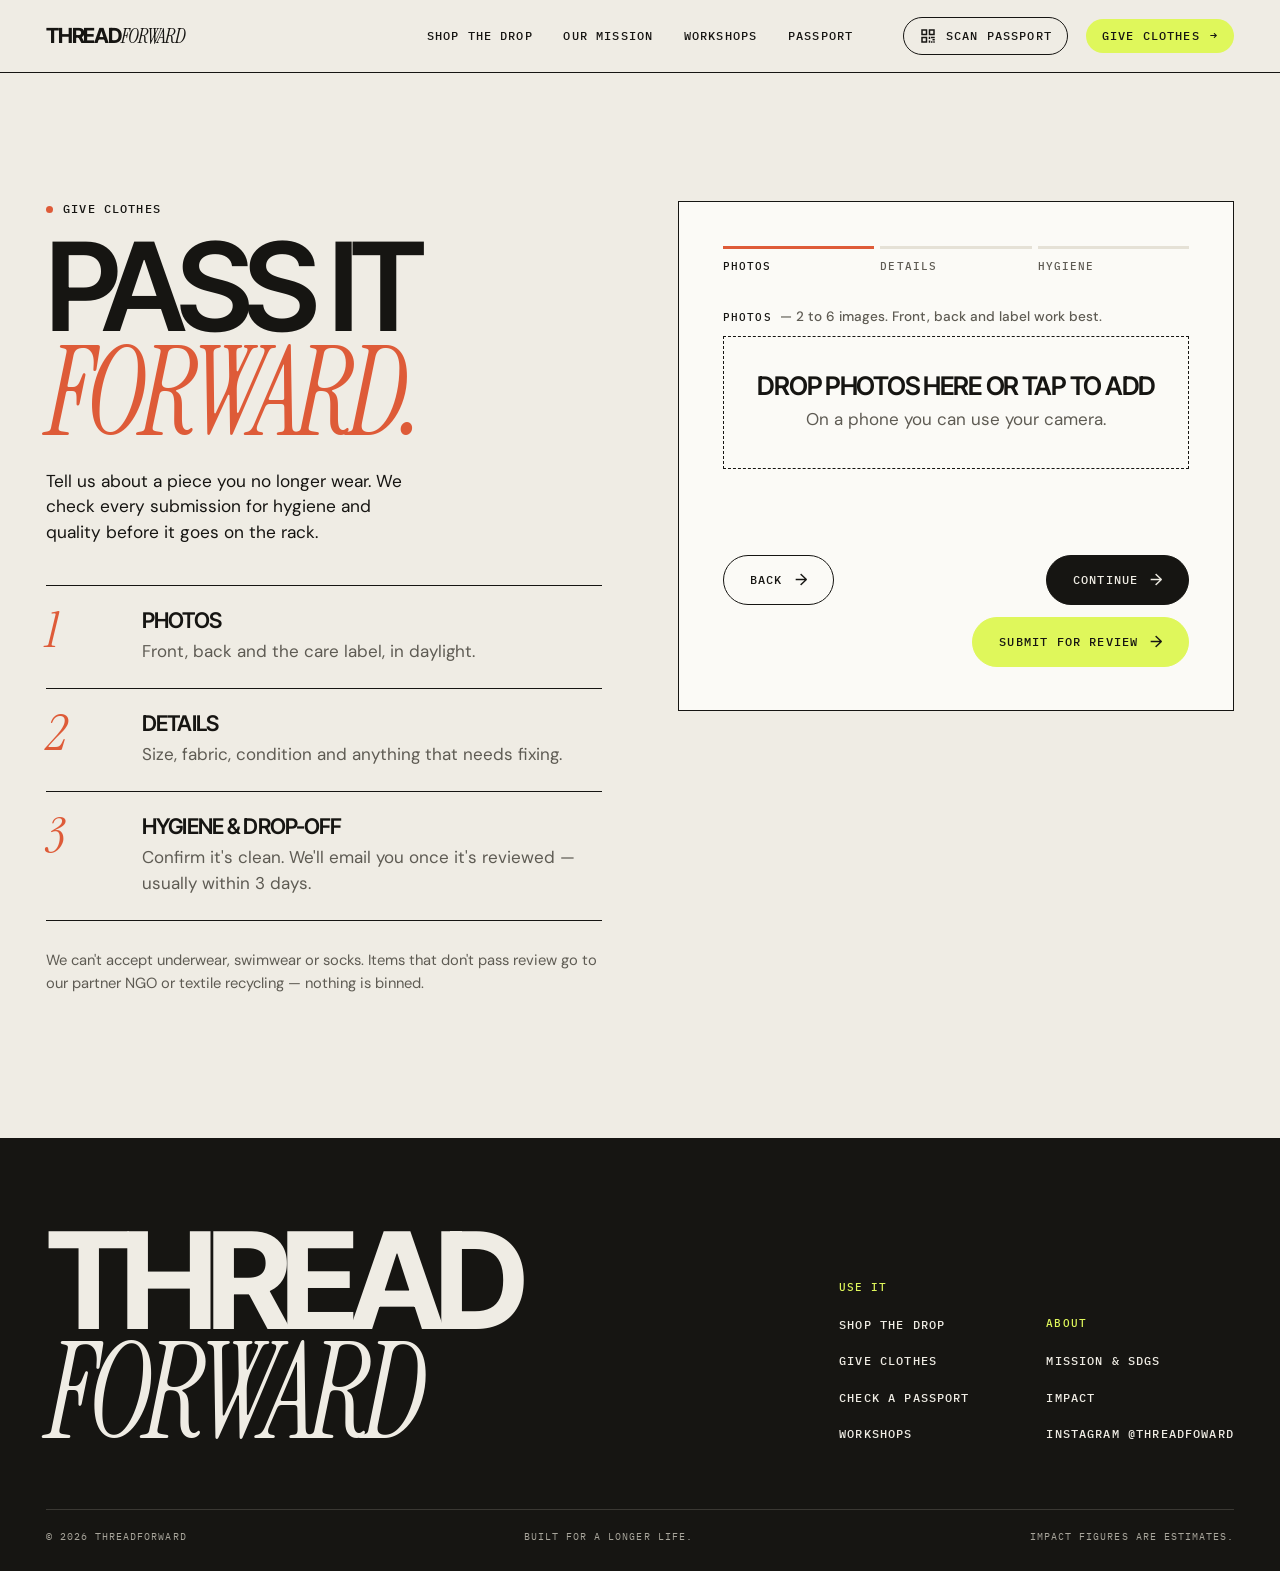
<file: donate.html>
<!DOCTYPE html>
<html lang="en">
<head>
  <meta charset="UTF-8">
  <meta name="viewport" content="width=device-width, initial-scale=1.0">
  <link rel="preconnect" href="https://fonts.googleapis.com">
  <link rel="preconnect" href="https://fonts.gstatic.com" crossorigin>
  <link href="https://fonts.googleapis.com/css2?family=DM+Sans:opsz,wght@9..40,400;9..40,500;9..40,600&family=IBM+Plex+Mono:wght@400;500&family=Instrument+Serif:ital@0;1&family=Inter+Tight:wght@500;600;700&display=swap" rel="stylesheet">
  <link rel="stylesheet" href="style.css">
  <link rel="icon" href="data:image/svg+xml,<svg xmlns='http://www.w3.org/2000/svg' viewBox='0 0 100 100'><rect width='100' height='100' rx='20' fill='%23DFF75B'/><text x='50' y='70' font-size='60' text-anchor='middle' font-family='Arial Black'>T</text></svg>">
  <title>Give clothes — ThreadForward</title>
</head>
<body>
<main>
  <section class="section">
    <div class="wrap split">
      <div>
        <p class="kicker">Give clothes</p>
        <h1 class="display display--xl">Pass it<br><span class="serif">forward.</span></h1>
        <p class="lede" style="margin-top:24px">Tell us about a piece you no longer wear. We check every submission for hygiene and quality before it goes on the rack.</p>
        <ol class="timeline" style="margin-top:40px">
          <li><span class="n">1</span><div><h3>Photos</h3><p>Front, back and the care label, in daylight.</p></div></li>
          <li><span class="n">2</span><div><h3>Details</h3><p>Size, fabric, condition and anything that needs fixing.</p></div></li>
          <li><span class="n">3</span><div><h3>Hygiene &amp; drop-off</h3><p>Confirm it's clean. We'll email you once it's reviewed — usually within 3 days.</p></div></li>
        </ol>
        <p class="muted" style="margin-top:28px;font-size:.92rem">We can't accept underwear, swimwear or socks. Items that don't pass review go to our partner NGO or textile recycling — nothing is binned.</p>
      </div>

      <div class="panel" id="donatePanel">
        <div class="stepper" aria-hidden="true"><span data-s="0" class="on">Photos</span><span data-s="1">Details</span><span data-s="2">Hygiene</span></div>
        <form class="form" id="donateForm" novalidate>
          <!-- STEP 1 -->
          <div class="form-step on" data-step="0">
            <div class="field">
              <label for="photos">Photos <span class="hint">— 2 to 6 images. Front, back and label work best.</span></label>
              <div class="drop" id="drop" tabindex="0" role="button" aria-describedby="dropHint">
                <input type="file" id="photos" accept="image/*" multiple>
                <strong>Drop photos here or tap to add</strong>
                <span class="muted" id="dropHint">On a phone you can use your camera.</span>
              </div>
              <div class="thumbs" id="thumbs"></div>
            </div>
          </div>

          <!-- STEP 2 -->
          <div class="form-step" data-step="1">
            <div class="field"><label for="title">What is it?</label><input id="title" name="title" required maxlength="120" placeholder="e.g. Navy wool overshirt"></div>
            <div class="form-row">
              <div class="field"><label for="category">Category</label><select id="category" name="category" required></select></div>
              <div class="field"><label for="size">Size</label><select id="size" name="size" required></select></div>
            </div>
            <div class="form-row">
              <div class="field"><label for="condition">Condition</label><select id="condition" name="condition" required></select></div>
              <div class="field"><label for="material">Fabric <span class="hint">(from the label)</span></label><input id="material" name="material" maxlength="80" placeholder="e.g. 100% cotton"></div>
            </div>
            <div class="field"><label for="brand">Brand <span class="hint">(optional)</span></label><input id="brand" name="brand" maxlength="60"></div>
            <div class="field"><label for="defects">Any flaws? <span class="hint">Loose button, small hole, faded patch…</span></label><input id="defects" name="defects" maxlength="200" placeholder="None"></div>
            <div class="field"><label for="description">Describe it for the next owner</label><textarea id="description" name="description" maxlength="400" placeholder="Fit, feel, how you wore it."></textarea></div>
            <div class="field"><label for="story">Its story <span class="hint">(optional, shown on the passport)</span></label><input id="story" name="story" maxlength="160" placeholder="Bought at a Sham Shui Po market in 2023."></div>
          </div>

          <!-- STEP 3 -->
          <div class="form-step" data-step="2">
            <fieldset class="field">
              <legend>Hygiene check</legend>
              <label class="check"><input type="checkbox" name="h_washed" required> It has been washed since it was last worn.</label>
              <label class="check"><input type="checkbox" name="h_clean" required> No stains, odours, mould or pests that I know of.</label>
              <label class="check"><input type="checkbox" name="h_type" required> It isn't underwear, swimwear or socks.</label>
            </fieldset>
            <div class="form-row">
              <div class="field"><label for="donorName">Your name</label><input id="donorName" name="donorName" required maxlength="100" autocomplete="name"></div>
              <div class="field"><label for="donorEmail">Email</label><input id="donorEmail" name="donorEmail" type="email" required maxlength="200" autocomplete="email"></div>
            </div>
            <div class="form-row">
              <div class="field"><label for="hub">Drop-off point</label><select id="hub" name="hub" required></select></div>
              <div class="field"><label for="dropoff">How will it reach us?</label>
                <select id="dropoff" name="dropoff"><option>I'll drop it off</option><option>Please arrange a pick-up</option></select></div>
            </div>
            <label class="check"><input type="checkbox" name="showDonorName"> Show my first name on the item's passport.</label>
          </div>

          <p class="error-text" id="formErr" role="alert"></p>
          <div class="progress" id="progress" hidden><div></div></div>
          <div class="form-nav">
            <button type="button" class="btn" id="backBtn" hidden>Back</button>
            <button type="button" class="btn btn--ink" id="nextBtn" style="margin-left:auto">Continue</button>
            <button type="submit" class="btn btn--lime" id="submitBtn" hidden style="margin-left:auto">Submit for review</button>
          </div>
        </form>
      </div>
    </div>
  </section>
</main>
<script type="module" src="donate.js"></script>
</body>
</html>
</file>
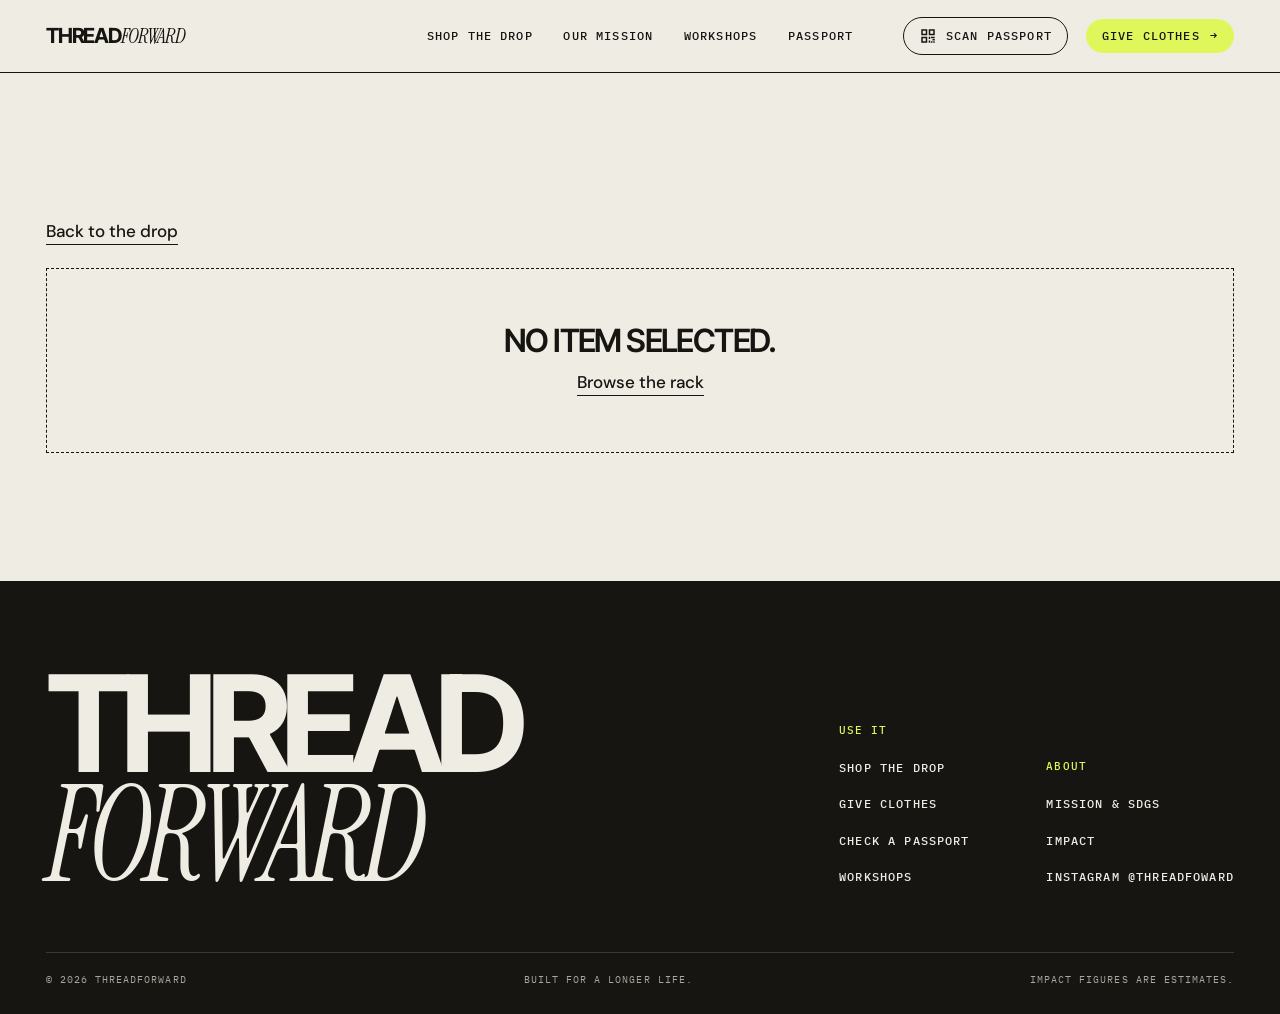
<file: item.html>
<!DOCTYPE html>
<html lang="en">
<head>
  <meta charset="UTF-8">
  <meta name="viewport" content="width=device-width, initial-scale=1.0">
  <link rel="preconnect" href="https://fonts.googleapis.com">
  <link rel="preconnect" href="https://fonts.gstatic.com" crossorigin>
  <link href="https://fonts.googleapis.com/css2?family=DM+Sans:opsz,wght@9..40,400;9..40,500;9..40,600&family=IBM+Plex+Mono:wght@400;500&family=Instrument+Serif:ital@0;1&family=Inter+Tight:wght@500;600;700&display=swap" rel="stylesheet">
  <link rel="stylesheet" href="style.css">
  <link rel="icon" href="data:image/svg+xml,<svg xmlns='http://www.w3.org/2000/svg' viewBox='0 0 100 100'><rect width='100' height='100' rx='20' fill='%23DFF75B'/><text x='50' y='70' font-size='60' text-anchor='middle' font-family='Arial Black'>T</text></svg>">
  <title>Item — ThreadForward</title>
</head>
<body>
<main>
  <section class="section">
    <div class="wrap">
      <p><a class="link" href="wardrobe.html">Back to the drop</a></p>
      <div id="item" style="margin-top:24px"><div class="item"><div class="gallery__main skeleton"></div><div></div></div></div>
    </div>
  </section>
</main>

<div class="modal" id="reqModal" role="dialog" aria-modal="true" aria-labelledby="reqTitle">
  <div class="modal__box">
    <button class="modal__close" aria-label="Close">✕</button>
    <div id="reqForm">
      <p class="kicker">Reserve this piece</p>
      <h2 class="display display--m" id="reqTitle" style="font-size:2rem;margin-bottom:20px">Where should we<br>hold it for you?</h2>
      <form class="form" novalidate>
        <div class="form-row">
          <div class="field"><label for="rName">Name</label><input id="rName" name="name" required maxlength="100" autocomplete="name"></div>
          <div class="field"><label for="rEmail">Email</label><input id="rEmail" name="email" type="email" required maxlength="200" autocomplete="email"></div>
        </div>
        <div class="form-row">
          <div class="field"><label for="rRole">I am</label>
            <select id="rRole" name="role"><option>Student</option><option>Working professional</option><option>Creative</option><option>Something else</option></select></div>
          <div class="field"><label for="rPickup">Pick-up</label>
            <select id="rPickup" name="pickup"><option>Weekday lunchtime</option><option>Weekday afternoon</option><option>Arrange by email</option></select></div>
        </div>
        <div class="field"><label for="rMsg">Anything we should know? <span class="hint">(optional)</span></label><textarea id="rMsg" name="message" maxlength="500"></textarea></div>
        <label class="check"><input type="checkbox" name="agree" required> I'll collect and pay within 7 days, or cancel so someone else can have it.</label>
        <p class="error-text" id="reqErr"></p>
        <button class="btn btn--ink" type="submit">Reserve it</button>
      </form>
    </div>
    <div id="reqDone" hidden class="success">
      <p class="kicker">Reserved</p>
      <h2 class="display display--m" style="font-size:2rem">It's yours to collect.</h2>
      <p>It's on hold for you for 7 days. We'll email pick-up details. Pay when you collect, and bring this passport ID:</p>
      <p class="mono" id="reqPid" style="font-size:1.1rem"></p>
      <a class="btn" href="wardrobe.html">Keep browsing</a>
    </div>
  </div>
</div>
<script type="module" src="item.js"></script>
</body>
</html>
</file>
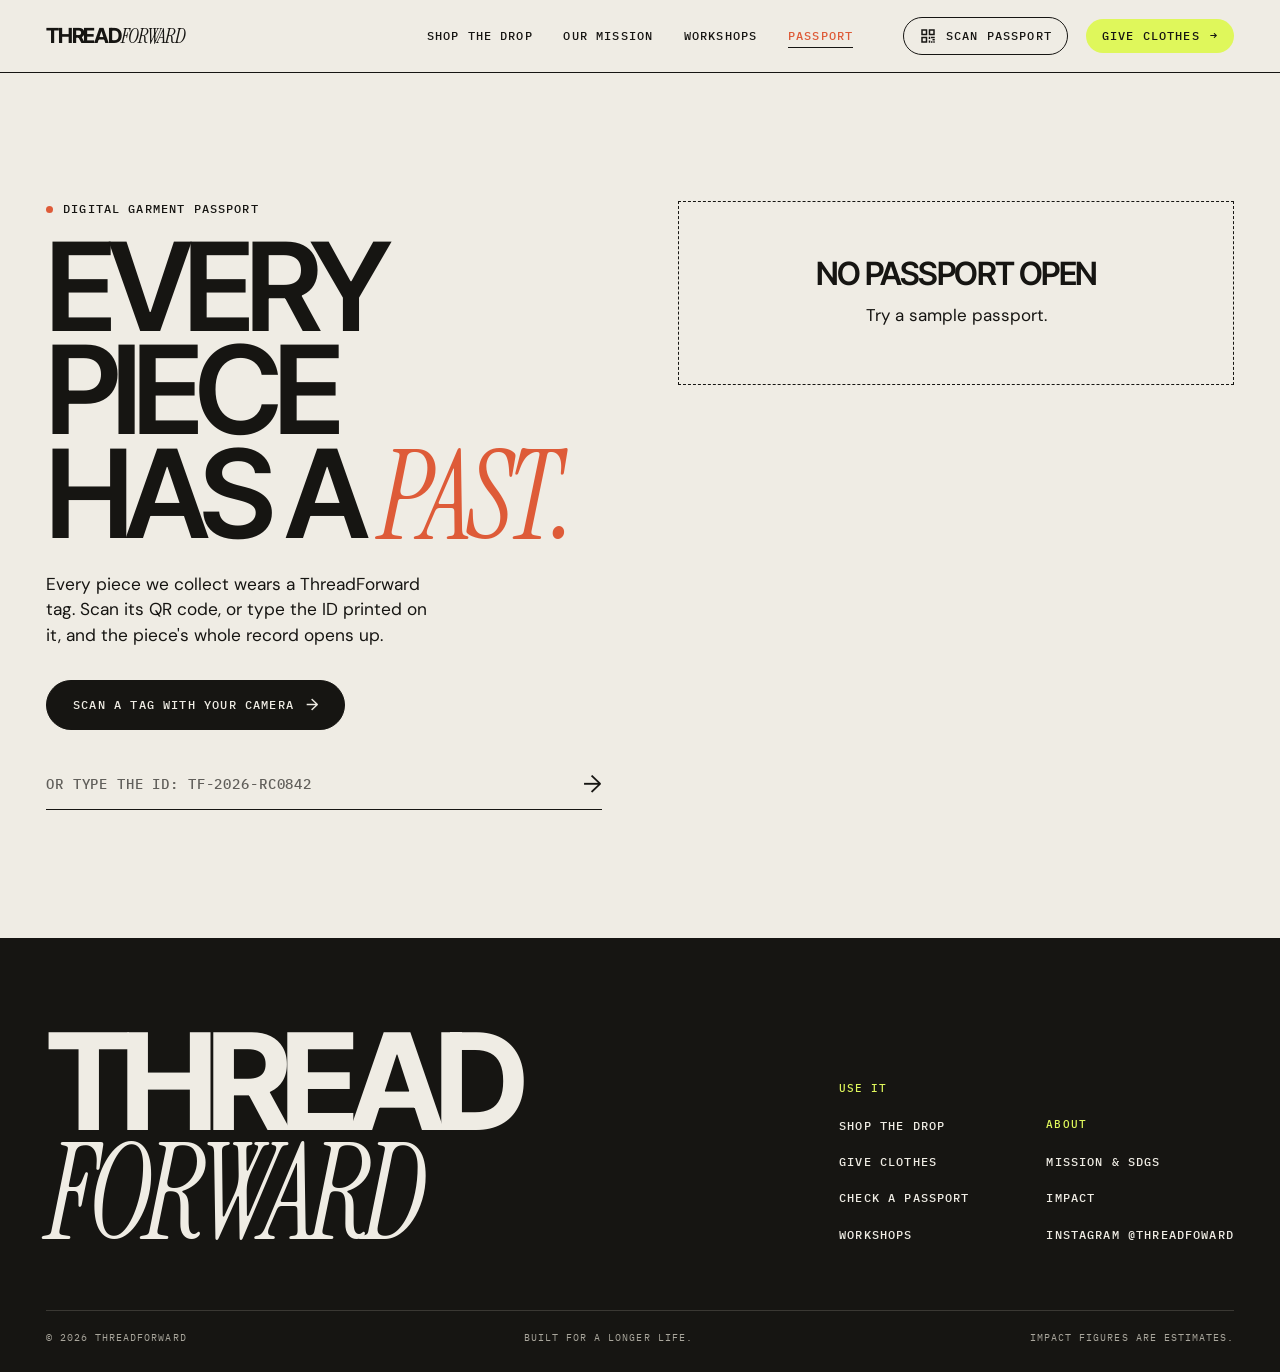
<file: passport.html>
<!DOCTYPE html>
<html lang="en">
<head>
  <meta charset="UTF-8">
  <meta name="viewport" content="width=device-width, initial-scale=1.0">
  <link rel="preconnect" href="https://fonts.googleapis.com">
  <link rel="preconnect" href="https://fonts.gstatic.com" crossorigin>
  <link href="https://fonts.googleapis.com/css2?family=DM+Sans:opsz,wght@9..40,400;9..40,500;9..40,600&family=IBM+Plex+Mono:wght@400;500&family=Instrument+Serif:ital@0;1&family=Inter+Tight:wght@500;600;700&display=swap" rel="stylesheet">
  <link rel="stylesheet" href="style.css">
  <link rel="icon" href="data:image/svg+xml,<svg xmlns='http://www.w3.org/2000/svg' viewBox='0 0 100 100'><rect width='100' height='100' rx='20' fill='%23DFF75B'/><text x='50' y='70' font-size='60' text-anchor='middle' font-family='Arial Black'>T</text></svg>">
  <title>Garment passport — ThreadForward</title>
</head>
<body>
<main>
  <section class="section">
    <div class="wrap split">
      <div>
        <p class="kicker">Digital garment passport</p>
        <h1 class="display display--xl">Every piece<br>has a <span class="serif">past.</span></h1>
        <p class="lede" style="margin-top:24px">Every piece we collect wears a ThreadForward tag. Scan its QR code, or type the ID printed on it, and the piece's whole record opens up.</p>
        <p style="margin-top:32px"><button class="btn btn--ink" id="scanBtn" type="button">Scan a tag with your camera</button></p>
        <form class="signup" id="lookup" style="margin-top:28px">
          <label class="sr-only" for="pid">Passport ID</label>
          <input id="pid" placeholder="Or type the ID: TF-2026-RC0842" autocomplete="off" spellcheck="false" style="font-family:var(--f-mono);text-transform:uppercase">
          <button type="submit" aria-label="Look up passport">→</button>
        </form>
      </div>
      <div id="result" aria-live="polite">
        <div class="empty"><h3>No passport open</h3><p>Try <button class="link" id="sample" type="button" style="background:none;border:0;cursor:pointer;padding:0;font:inherit">a sample passport</button>.</p></div>
      </div>
    </div>
  </section>
</main>
<script type="module" src="passport.js"></script>
</body>
</html>
</file>
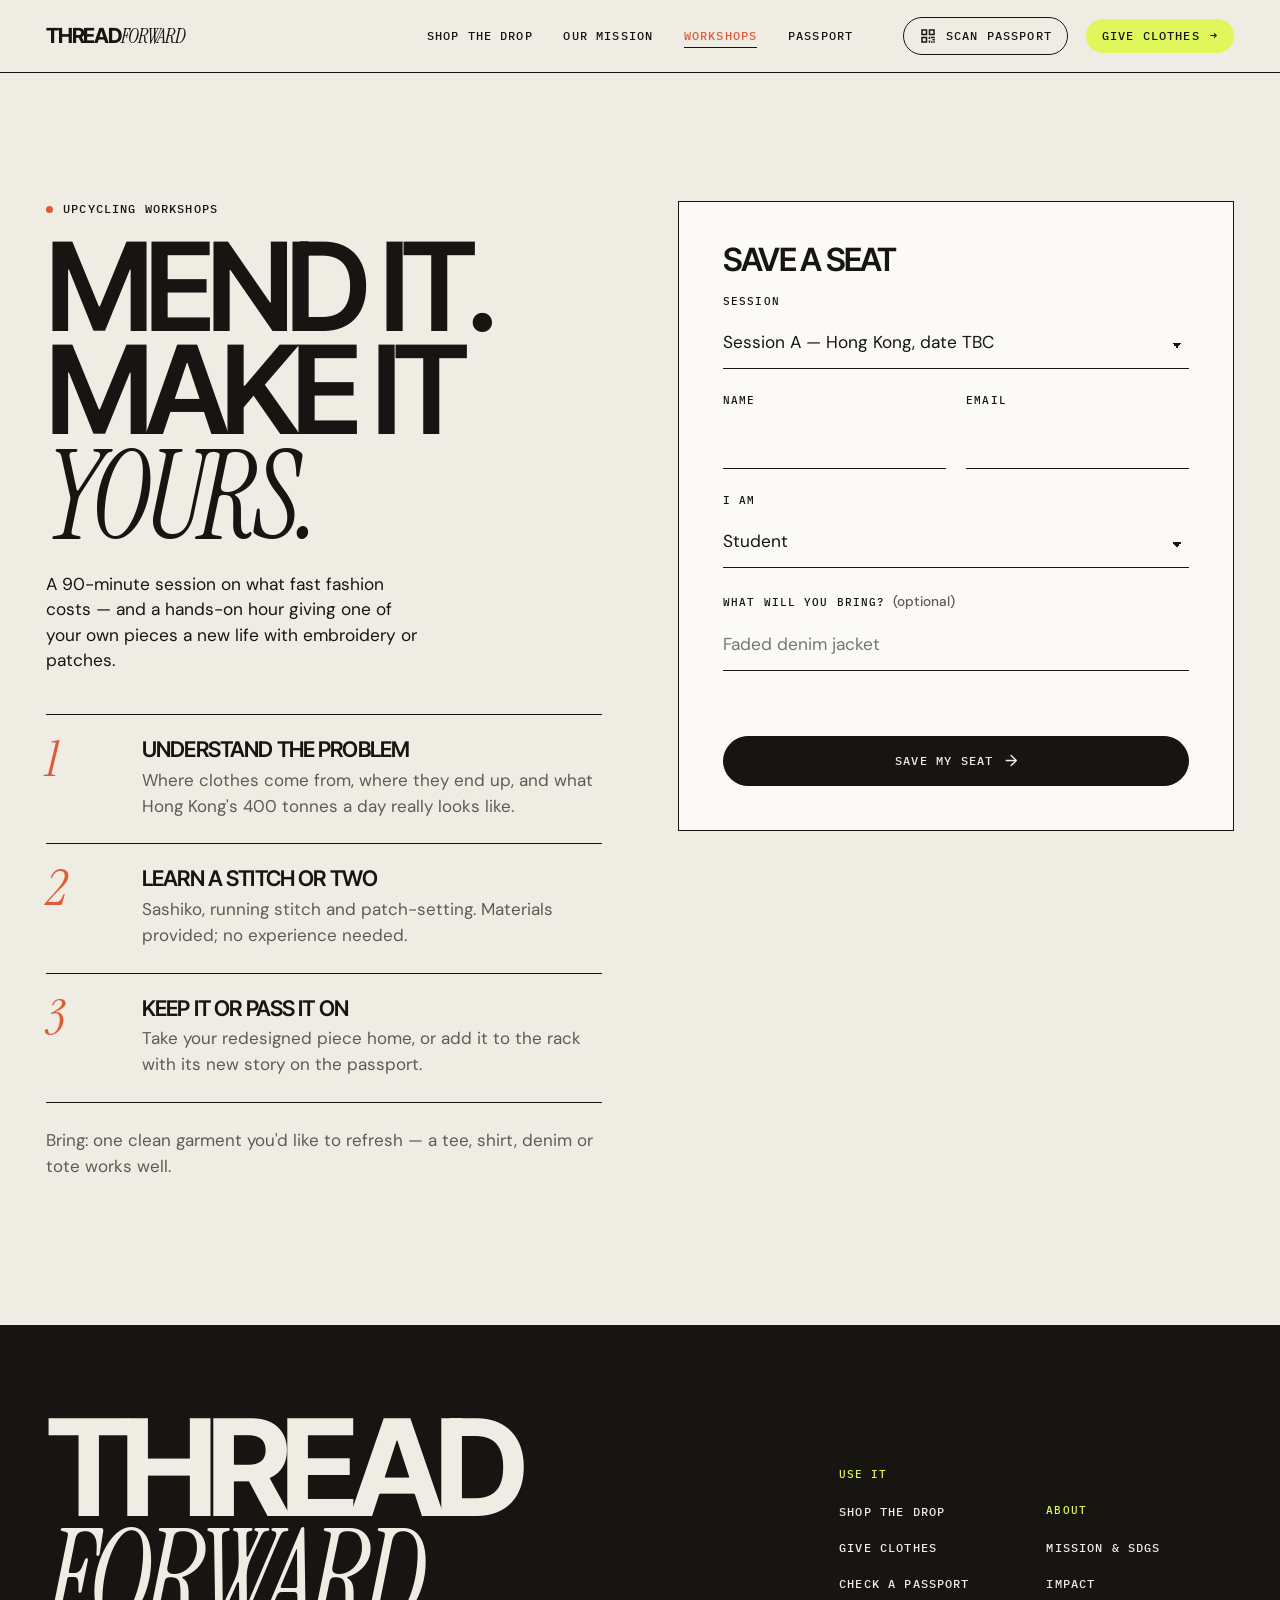
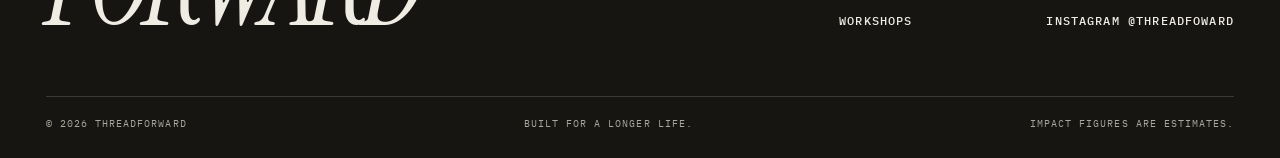
<file: workshops.html>
<!DOCTYPE html>
<html lang="en">
<head>
  <meta charset="UTF-8">
  <meta name="viewport" content="width=device-width, initial-scale=1.0">
  <link rel="preconnect" href="https://fonts.googleapis.com">
  <link rel="preconnect" href="https://fonts.gstatic.com" crossorigin>
  <link href="https://fonts.googleapis.com/css2?family=DM+Sans:opsz,wght@9..40,400;9..40,500;9..40,600&family=IBM+Plex+Mono:wght@400;500&family=Instrument+Serif:ital@0;1&family=Inter+Tight:wght@500;600;700&display=swap" rel="stylesheet">
  <link rel="stylesheet" href="style.css">
  <link rel="icon" href="data:image/svg+xml,<svg xmlns='http://www.w3.org/2000/svg' viewBox='0 0 100 100'><rect width='100' height='100' rx='20' fill='%23DFF75B'/><text x='50' y='70' font-size='60' text-anchor='middle' font-family='Arial Black'>T</text></svg>">
  <title>Workshops — ThreadForward</title>
</head>
<body>
<main>
  <section class="section">
    <div class="wrap split">
      <div>
        <p class="kicker">Upcycling workshops</p>
        <h1 class="display display--xl">Mend it.<br>Make it<br><span class="serif" style="color:var(--flame)">yours.</span></h1>
        <p class="lede" style="margin-top:24px">A 90-minute session on what fast fashion costs — and a hands-on hour giving one of your own pieces a new life with embroidery or patches.</p>
        <ol class="timeline" style="margin-top:40px">
          <li><span class="n">1</span><div><h3>Understand the problem</h3><p>Where clothes come from, where they end up, and what Hong Kong's 400 tonnes a day really looks like.</p></div></li>
          <li><span class="n">2</span><div><h3>Learn a stitch or two</h3><p>Sashiko, running stitch and patch-setting. Materials provided; no experience needed.</p></div></li>
          <li><span class="n">3</span><div><h3>Keep it or pass it on</h3><p>Take your redesigned piece home, or add it to the rack with its new story on the passport.</p></div></li>
        </ol>
        <p class="muted" style="margin-top:24px">Bring: one clean garment you'd like to refresh — a tee, shirt, denim or tote works well.</p>
      </div>
      <div class="panel" id="wsPanel">
        <h2 class="display display--m" style="font-size:2rem;margin-bottom:20px">Save a seat</h2>
        <form class="form" id="wsForm" novalidate>
          <div class="field"><label for="session">Session</label><select id="session" name="session" required></select></div>
          <div class="form-row">
            <div class="field"><label for="wName">Name</label><input id="wName" name="name" required maxlength="100" autocomplete="name"></div>
            <div class="field"><label for="wEmail">Email</label><input id="wEmail" name="email" type="email" required maxlength="200" autocomplete="email"></div>
          </div>
          <div class="field"><label for="wRole">I am</label>
            <select id="wRole" name="role"><option>Student</option><option>Working professional</option><option>Creative</option><option>Something else</option></select></div>
          <div class="field"><label for="wItem">What will you bring? <span class="hint">(optional)</span></label><input id="wItem" name="item" maxlength="120" placeholder="Faded denim jacket"></div>
          <p class="error-text" id="wsErr" role="alert"></p>
          <button class="btn btn--ink" type="submit">Save my seat</button>
        </form>
      </div>
    </div>
  </section>
</main>
<script type="module" src="workshops.js"></script>
</body>
</html>
</file>
<file: style.css>
/* ThreadForward — v2 editorial system
   Reference: the ThreadForward Figma site. Tight grotesk display, condensed italic
   serif accents, mono labels, full-bleed photography. Signature: the garment
   swing tag (digital passport). */

:root {
  --paper: #EFECE4;
  --paper-2: #E5E1D6;
  --ink: #161512;
  --ink-soft: #5E5B53;
  --rule: #161512;
  --lime: #DFF75B;
  --clay: #DE5B38;
  --white: #FBFAF6;
  --gutter: clamp(18px, 3.6vw, 72px);
  --max: 1680px;
  --f-display: "Inter Tight", "Helvetica Neue", Arial, sans-serif;
  --f-serif: "Instrument Serif", Georgia, serif;
  --f-body: "DM Sans", system-ui, sans-serif;
  --f-mono: "IBM Plex Mono", ui-monospace, monospace;
  --ease: cubic-bezier(.2, .8, .2, 1);
}

*, *::before, *::after { box-sizing: border-box; }
html { scroll-behavior: smooth; -webkit-text-size-adjust: 100%; }
body {
  margin: 0; background: var(--paper); color: var(--ink);
  font: 400 17px/1.55 var(--f-body);
  -webkit-font-smoothing: antialiased; overflow-x: hidden;
  min-height: 100vh; display: flex; flex-direction: column;
}
main { flex: 1; }
img { max-width: 100%; display: block; }
a { color: inherit; }
button, input, select, textarea { font: inherit; color: inherit; }
::selection { background: var(--lime); color: var(--ink); }
:focus-visible { outline: 2px solid var(--clay); outline-offset: 3px; }
@media (prefers-reduced-motion: reduce) {
  *, *::before, *::after { animation: none !important; transition: none !important; scroll-behavior: auto !important; }
  .reveal > span > span { transform: none !important; }
}

.wrap { width: 100%; max-width: var(--max); margin: 0 auto; padding: 0 var(--gutter); }
.sr-only { position: absolute; width: 1px; height: 1px; overflow: hidden; clip: rect(0 0 0 0); white-space: nowrap; }

/* ── Type ─────────────────────────────────────────── */
.display {
  font-family: var(--f-display); font-weight: 600; text-transform: uppercase;
  letter-spacing: -0.065em; line-height: .84; margin: 0;
}
.display--xl { font-size: clamp(3.6rem, 9.6vw, 11.5rem); }
.display--l  { font-size: clamp(2.8rem, 7.4vw, 8.4rem); }
.display--m  { font-size: clamp(2.1rem, 4.4vw, 4.4rem); letter-spacing: -0.055em; line-height: .88; }
/* italic serif accent — the reference's "ON." / "REAL CHANGE." */
.display .serif, .display .serif-i, .accent {
  font-family: var(--f-serif); font-style: italic; font-weight: 400;
  letter-spacing: -0.045em; color: var(--clay); text-transform: uppercase;
  display: inline-block; transform: scaleX(.9); transform-origin: left;
}
.serif-i { font-family: var(--f-serif); font-style: italic; font-weight: 400; }
.lede { font-size: clamp(1.05rem, 1.35vw, 1.3rem); line-height: 1.48; max-width: 32ch; margin: 0; }
.kicker {
  font: 500 .72rem/1.4 var(--f-mono); letter-spacing: .1em; text-transform: uppercase;
  margin: 0 0 18px; color: var(--ink); display: flex; align-items: center; gap: 10px;
}
.kicker::before { content: ""; width: 7px; height: 7px; border-radius: 50%; background: var(--clay); flex: none; }
.mono { font-family: var(--f-mono); font-size: .8rem; letter-spacing: .02em; }
.label { font: 500 .7rem/1.3 var(--f-mono); letter-spacing: .1em; text-transform: uppercase; }
.muted { color: var(--ink-soft); }
.prose { max-width: 62ch; }
.prose p { margin: 0 0 1.1em; }

/* ── Buttons ──────────────────────────────────────── */
.btn {
  display: inline-flex; align-items: center; gap: 12px; justify-content: center;
  padding: 16px 26px; border: 1px solid var(--ink); border-radius: 999px;
  background: transparent; color: var(--ink); text-decoration: none; cursor: pointer;
  font: 500 .74rem/1 var(--f-mono); letter-spacing: .1em; text-transform: uppercase;
  transition: background .25s var(--ease), color .25s var(--ease), transform .25s var(--ease);
}
.btn::after { content: "→"; font-family: var(--f-body); font-size: 1rem; letter-spacing: 0; transition: transform .25s var(--ease); }
.btn:hover::after { transform: translateX(4px); }
.btn:hover { background: var(--ink); color: var(--paper); }
.btn--lime { background: var(--lime); border-color: var(--lime); }
.btn--lime:hover { background: var(--ink); border-color: var(--ink); color: var(--lime); }
.btn--ink { background: var(--ink); color: var(--paper); }
.btn--ink:hover { background: var(--lime); color: var(--ink); border-color: var(--lime); }
.btn--flame { background: var(--clay); border-color: var(--clay); color: var(--ink); }
.btn--flame:hover { background: var(--ink); color: var(--clay); border-color: var(--ink); }
.btn--sm { padding: 11px 16px; font-size: .68rem; }
.btn--plain::after { content: none; }
.btn[disabled] { opacity: .45; cursor: not-allowed; }
.link { text-decoration: none; border-bottom: 1px solid currentColor; padding-bottom: 2px; font-weight: 500; }
.link:hover { color: var(--clay); }
.textlink { font: 500 .74rem/1 var(--f-mono); letter-spacing: .1em; text-transform: uppercase; text-decoration: none; border-bottom: 1px solid var(--ink); padding-bottom: 8px; display: inline-flex; gap: 14px; }
.textlink::after { content: "→"; font-family: var(--f-body); letter-spacing: 0; transition: transform .25s var(--ease); }
.textlink:hover::after { transform: translateX(4px); }

/* round CTA (reference "Explore the drop") */
.orb {
  width: clamp(116px, 9vw, 140px); aspect-ratio: 1; border-radius: 50%; background: var(--lime);
  display: grid; place-content: center; text-align: center; text-decoration: none;
  font: 500 .66rem/1.5 var(--f-mono); letter-spacing: .1em; text-transform: uppercase;
  transition: transform .4s var(--ease), background .3s;
}
.orb span { display: block; font-size: 1rem; margin-top: 4px; transition: transform .3s var(--ease); }
.orb:hover { transform: scale(1.06) rotate(-6deg); background: var(--ink); color: var(--lime); }
.orb:hover span { transform: translate(3px, -3px); }

/* rotating sticker */
.sticker { width: clamp(104px, 8vw, 128px); aspect-ratio: 1; border-radius: 50%; background: var(--clay); display: grid; place-items: center; position: relative; }
.sticker svg { position: absolute; inset: 0; width: 100%; height: 100%; animation: spin 18s linear infinite; }
.sticker text { font: 500 8.6px var(--f-mono); letter-spacing: .22em; text-transform: uppercase; fill: var(--ink); }
.sticker b { font-size: 2.2rem; line-height: 1; }
@keyframes spin { to { transform: rotate(360deg); } }

/* ── Header ───────────────────────────────────────── */
.demo-bar { background: var(--lime); font: .72rem/1.4 var(--f-mono); padding: 8px var(--gutter); text-align: center; }
.site-header { position: sticky; top: 0; z-index: 50; background: color-mix(in srgb, var(--paper) 92%, transparent); backdrop-filter: blur(10px); border-bottom: 1px solid var(--rule); }
.nav { display: grid; grid-template-columns: 1fr auto 1fr; align-items: center; gap: 20px; height: 72px; transition: height .3s var(--ease); }
.scrolled .nav { height: 58px; }
.logo { text-decoration: none; font: 700 1.3rem/1 var(--f-display); letter-spacing: -0.06em; text-transform: uppercase; white-space: nowrap; display: inline-flex; align-items: baseline; }
.logo i { font-family: var(--f-serif); font-weight: 400; letter-spacing: -0.04em; display: inline-block; transform: scaleX(.88); transform-origin: left; font-size: 1.08em; }
.nav__links { display: flex; gap: clamp(18px, 2.4vw, 40px); justify-content: center; }
.nav__links a { text-decoration: none; font: 500 .72rem/1 var(--f-mono); letter-spacing: .1em; text-transform: uppercase; padding: 6px 0; position: relative; }
.nav__links a::after { content: ""; position: absolute; left: 0; right: 0; bottom: 0; height: 1px; background: var(--ink); transform: scaleX(0); transform-origin: right; transition: transform .3s var(--ease); }
.nav__links a:hover::after, .nav__links a[aria-current="page"]::after { transform: scaleX(1); transform-origin: left; }
.nav__links a[aria-current="page"] { color: var(--clay); }
.nav__right { display: flex; justify-content: flex-end; align-items: center; gap: 18px; }
.nav__cta { text-decoration: none; font: 500 .72rem/1 var(--f-mono); letter-spacing: .1em; text-transform: uppercase; display: inline-flex; gap: 10px; align-items: center; padding: 11px 16px; border-radius: 999px; background: var(--lime); transition: background .25s, color .25s; }
.nav__cta:hover { background: var(--ink); color: var(--lime); }
.menu-btn { display: none; background: none; border: 1px solid var(--ink); border-radius: 999px; height: 40px; padding: 0 16px; cursor: pointer; font: 500 .7rem var(--f-mono); letter-spacing: .1em; text-transform: uppercase; }
.mobile-menu { display: none; }
@media (max-width: 960px) {
  .nav { grid-template-columns: 1fr auto; }
  .nav__links, .nav__cta { display: none; }
  .menu-btn { display: block; }
  .mobile-menu { position: fixed; inset: 0; background: var(--ink); color: var(--paper); z-index: 60; padding: 20px var(--gutter) 32px; flex-direction: column; }
  .mobile-menu.open { display: flex; animation: menuIn .4s var(--ease); }
  .mobile-menu .menu-btn { border-color: var(--paper); color: var(--paper); }
  .mobile-menu__top { display: flex; justify-content: space-between; align-items: center; }
  .mobile-menu nav { display: flex; flex-direction: column; margin-top: auto; }
  .mobile-menu nav a { font: 600 clamp(2.6rem, 12vw, 4rem)/.95 var(--f-display); text-transform: uppercase; letter-spacing: -0.06em; text-decoration: none; padding: 6px 0; border-bottom: 1px solid #3a3833; }
  .mobile-menu nav a[aria-current="page"] { color: var(--lime); }
  .mobile-menu .nav__cta { display: inline-flex; margin-top: 28px; align-self: flex-start; color: var(--ink); }
}
@keyframes menuIn { from { opacity: 0; transform: translateY(-12px); } }

/* ── Sections ─────────────────────────────────────── */
.section { padding: clamp(72px, 10vw, 160px) 0; }
.section + .section { border-top: 1px solid var(--rule); }
.section--lime { background: var(--lime); border-top: 0 !important; }
.section--ink { background: var(--ink); color: var(--paper); border-top: 0 !important; }
.section--ink .kicker { color: var(--paper); }
.section--flame { background: var(--clay); border-top: 0 !important; }
.section--paper2 { background: var(--paper-2); }
.section--flame .display .serif, .section--flame .accent { color: var(--ink); }
.section--ink .display .serif { color: var(--lime); }
.section-head { display: grid; grid-template-columns: 1fr auto; gap: 32px; align-items: end; margin-bottom: clamp(40px, 6vw, 88px); }
.section-head .lede { max-width: 30ch; }
@media (max-width: 760px) { .section-head { grid-template-columns: 1fr; } }

/* ── Load reveal (single orchestrated moment) ───────
   Pure CSS, so the headline still shows even if a script fails. */
.reveal > span { display: block; overflow: hidden; padding-bottom: .04em; margin-bottom: -.04em; }
.reveal > span > span { display: inline-block; animation: lineUp 1.1s var(--ease) both; }
.reveal > span:nth-child(2) > span { animation-delay: .09s; }
.reveal > span:nth-child(3) > span { animation-delay: .18s; }
.fade-in { animation: fadeUp .9s var(--ease) .45s both; }
@keyframes lineUp { from { transform: translateY(105%); } }
@keyframes fadeUp { from { opacity: 0; transform: translateY(14px); } }

/* ── Hero ─────────────────────────────────────────── */
.hero { display: grid; grid-template-columns: 1.27fr 1fr; min-height: calc(100svh - 72px); border-bottom: 1px solid var(--rule); }
.hero__copy { padding: clamp(28px, 4vw, 64px) var(--gutter); display: flex; flex-direction: column; justify-content: space-between; gap: 48px; }
.hero__title { font-size: clamp(3.2rem, 7.3vw, 9.8rem); }
.hero__title > span { white-space: nowrap; }
@media (max-width: 960px) { .hero__title { font-size: clamp(3rem, 14vw, 7rem); } }
.hero__foot { display: flex; justify-content: space-between; align-items: end; gap: 28px; flex-wrap: wrap; }
.hero__actions { display: flex; flex-wrap: wrap; gap: 12px; margin-top: 28px; }
.hero__media { position: relative; overflow: hidden; border-left: 1px solid var(--rule); background: var(--ink); }
.hero__media img { width: 100%; height: 100%; object-fit: cover; animation: settle 1.8s var(--ease) both; }
@keyframes settle { from { transform: scale(1.08); } }
.hero__labels { position: absolute; top: 18px; left: 20px; right: 20px; display: flex; justify-content: space-between; color: var(--white); text-shadow: 0 1px 8px rgba(0,0,0,.35); }
.hero__media .sticker { position: absolute; right: 22px; bottom: 22px; }
.hero__media .tag-hang { position: absolute; left: 26px; bottom: 30px; }
@media (max-width: 960px) {
  .hero { grid-template-columns: 1fr; min-height: 0; }
  .hero__media { border-left: 0; border-top: 1px solid var(--rule); aspect-ratio: 4/4.4; }
}

/* ── Marquee ─────────────────────────────────────── */
.marquee { background: var(--ink); color: var(--lime); overflow: hidden; white-space: nowrap; border-top: 1px solid var(--ink); }
.marquee__track { display: inline-flex; align-items: center; animation: tick 34s linear infinite; padding: clamp(14px, 2vw, 24px) 0; }
.marquee__track span { font: 600 clamp(2rem, 4.2vw, 4.4rem)/1 var(--f-display); letter-spacing: -0.06em; text-transform: uppercase; padding: 0 .45em; }
.marquee__track i { color: var(--clay); font-style: normal; font-size: clamp(1.6rem, 3vw, 3rem); }
.marquee:hover .marquee__track { animation-play-state: paused; }
@keyframes tick { to { transform: translateX(-50%); } }

/* ── Paths (three entry points) ───────────────────── */
.paths { display: grid; grid-template-columns: repeat(3, 1fr); border-bottom: 1px solid var(--rule); }
.path { padding: clamp(28px, 3.4vw, 52px) var(--gutter); text-decoration: none; display: flex; flex-direction: column; gap: 16px; min-height: 300px; position: relative; overflow: hidden; }
.path + .path { border-left: 1px solid var(--rule); }
.path::before { content: ""; position: absolute; inset: 0; background: var(--lime); transform: translateY(101%); transition: transform .55s var(--ease); z-index: -1; }
.path:nth-child(2)::before { background: var(--clay); }
.path:nth-child(3)::before { background: var(--ink); }
.path:nth-child(3):hover { color: var(--paper); }
.path:hover::before { transform: none; }
.path { isolation: isolate; }
.path__title { font: 600 clamp(2rem, 3.4vw, 3.4rem)/.88 var(--f-display); text-transform: uppercase; letter-spacing: -0.06em; margin: 0; }
.path p { margin: 0; max-width: 34ch; }
.path__go { margin-top: auto; font: 500 .72rem/1 var(--f-mono); letter-spacing: .1em; text-transform: uppercase; display: inline-flex; gap: 12px; }
.path__go::after { content: "→"; font-family: var(--f-body); transition: transform .3s var(--ease); }
.path:hover .path__go::after { transform: translateX(6px); }
@media (max-width: 960px) { .paths { grid-template-columns: 1fr; } .path + .path { border-left: 0; border-top: 1px solid var(--rule); } .path { min-height: 0; } }

/* ── Steps ────────────────────────────────────────── */
.steps { display: grid; grid-template-columns: repeat(4, 1fr); border-top: 1px solid var(--rule); }
.step { padding: 30px 28px 10px 0; }
.step + .step { padding-left: 28px; border-left: 1px solid var(--rule); }
.step__n { font: italic 400 clamp(4rem, 6vw, 6.4rem)/.8 var(--f-serif); color: var(--clay); letter-spacing: -0.04em; }
.step h3 { font: 600 1.55rem/1 var(--f-display); letter-spacing: -0.04em; text-transform: uppercase; margin: 22px 0 10px; }
.step p { margin: 0; color: var(--ink-soft); font-size: .98rem; }
@media (max-width: 960px) { .steps { grid-template-columns: 1fr 1fr; } .step:nth-child(3) { border-left: 0; padding-left: 0; } .step:nth-child(n+3) { border-top: 1px solid var(--rule); } }
@media (max-width: 560px) { .steps { grid-template-columns: 1fr; } .step + .step { border-left: 0; padding-left: 0; border-top: 1px solid var(--rule); } }

/* ── Rack (item grid) ─────────────────────────────── */
.rack { display: grid; grid-template-columns: repeat(auto-fill, minmax(min(100%, 300px), 1fr)); gap: clamp(28px, 2.4vw, 40px) clamp(14px, 1.4vw, 22px); }
.rack--lookbook { grid-template-columns: 1.25fr 1fr 1.12fr; align-items: start; }
.rack--lookbook .card:nth-child(3n+2) { margin-top: clamp(40px, 6vw, 110px); }
@media (max-width: 960px) { .rack--lookbook { grid-template-columns: 1fr 1fr; } .rack--lookbook .card:nth-child(3n+2) { margin-top: 0; } .rack--lookbook .card:nth-child(even) { margin-top: 56px; } }
@media (max-width: 560px) { .rack--lookbook { grid-template-columns: 1fr; } .rack--lookbook .card:nth-child(even) { margin-top: 0; } }
.card { text-decoration: none; display: flex; flex-direction: column; position: relative; }
.card__img { aspect-ratio: 4/5; overflow: hidden; background: var(--paper-2); position: relative; }
.rack--lookbook .card:nth-child(3n+1) .card__img { aspect-ratio: 4/5.1; }
.card__img img { width: 100%; height: 100%; object-fit: cover; transition: transform 1s var(--ease); }
.card:hover .card__img img { transform: scale(1.045); }
.card__img::after { /* lime arrow on hover, from the reference */
  content: "↗"; position: absolute; right: 16px; bottom: 16px; width: 52px; height: 52px; border-radius: 50%;
  background: var(--lime); display: grid; place-items: center; font-size: 1.2rem;
  transform: scale(.3); opacity: 0; transition: transform .45s var(--ease), opacity .3s;
}
.card:hover .card__img::after, .card:focus-visible .card__img::after { transform: scale(1); opacity: 1; }
.card__status { position: absolute; top: 14px; left: 14px; background: var(--white); border-radius: 999px; padding: 6px 11px; font: 500 .66rem/1 var(--f-mono); letter-spacing: .08em; text-transform: uppercase; z-index: 1; }
.card__status--reserved { background: var(--clay); }
.card__status--claimed { background: var(--ink); color: var(--paper); }
.card__meta { display: flex; justify-content: space-between; gap: 14px; padding-top: 14px; margin-top: 12px; border-top: 1px solid var(--rule); align-items: baseline; }
.card__title { font: 500 1.08rem/1.25 var(--f-body); margin: 0; }
.card__sub { font: 500 .66rem/1.3 var(--f-mono); letter-spacing: .08em; text-transform: uppercase; white-space: nowrap; }
.card__id { font: .68rem var(--f-mono); color: var(--ink-soft); margin-top: 6px; letter-spacing: .04em; }
.empty { border: 1px dashed var(--ink); padding: 56px 24px; text-align: center; grid-column: 1 / -1; }
.empty h3 { font: 600 2rem/1 var(--f-display); letter-spacing: -0.05em; text-transform: uppercase; margin: 0 0 12px; }
.empty p { margin: 0; }

/* filters */
.filters { display: flex; flex-wrap: wrap; gap: 8px; margin-bottom: 18px; align-items: center; }
.chip { border: 1px solid var(--ink); background: transparent; border-radius: 999px; padding: 10px 15px; font: 500 .7rem/1 var(--f-mono); letter-spacing: .08em; text-transform: uppercase; cursor: pointer; transition: background .2s, color .2s; }
.chip:hover { background: var(--paper-2); }
.chip[aria-pressed="true"] { background: var(--ink); color: var(--paper); }
.filters select { border: 1px solid var(--ink); border-radius: 999px; padding: 9px 14px; background: transparent; font: 500 .7rem var(--f-mono); letter-spacing: .08em; text-transform: uppercase; }
.filters .check { font: 500 .7rem var(--f-mono); letter-spacing: .08em; text-transform: uppercase; align-items: center; }
.toolbar { display: flex; justify-content: space-between; align-items: center; border-top: 1px solid var(--rule); border-bottom: 1px solid var(--rule); padding: 12px 0; margin-bottom: 36px; }

/* ── Stats ────────────────────────────────────────── */
.stats { display: grid; grid-template-columns: repeat(3, 1fr); border-top: 1px solid var(--rule); border-bottom: 1px solid var(--rule); }
.stat { padding: 34px 28px 30px 0; }
.stat + .stat { border-left: 1px solid var(--rule); padding-left: 28px; }
.stat__n { font: 500 clamp(3.2rem, 6.8vw, 7.4rem)/.86 var(--f-display); letter-spacing: -0.07em; }
.stat__l { margin-top: 22px; font: 500 .68rem/1.5 var(--f-mono); letter-spacing: .1em; text-transform: uppercase; max-width: 30ch; }
.footnote { font: .66rem/1.5 var(--f-mono); letter-spacing: .08em; text-transform: uppercase; color: var(--ink-soft); margin-top: 16px; }
.section--ink .footnote, .section--ink .muted { color: #A9A69C; }
.section--ink .stats, .section--ink .stat + .stat { border-color: #4A4741; }
@media (max-width: 760px) { .stats { grid-template-columns: 1fr; } .stat + .stat { border-left: 0; padding-left: 0; border-top: 1px solid var(--rule); } .section--ink .stat + .stat { border-top-color: #4A4741; } }

/* ── Split / manifesto ───────────────────────────── */
.split { display: grid; grid-template-columns: 1fr 1fr; gap: clamp(32px, 6vw, 112px); align-items: start; }
.manifesto { display: grid; grid-template-columns: 1fr 1fr; gap: 40px; }
.manifesto__body { grid-column: 2; }
.manifesto__body .lede { max-width: 38ch; margin: 36px 0 34px; }
@media (max-width: 960px) { .split, .manifesto { grid-template-columns: 1fr; } .manifesto__body { grid-column: 1; } }
.figure-band { display: grid; grid-template-columns: 1fr 1fr; min-height: 70vh; border-top: 1px solid var(--rule); border-bottom: 1px solid var(--rule); }
.figure-band__img { overflow: hidden; }
.figure-band__img img { width: 100%; height: 100%; object-fit: cover; }
.figure-band__copy { padding: clamp(36px, 6vw, 96px) var(--gutter); display: flex; flex-direction: column; justify-content: space-between; gap: 40px; border-left: 1px solid var(--rule); }
@media (max-width: 960px) { .figure-band { grid-template-columns: 1fr; } .figure-band__img { aspect-ratio: 4/3; } .figure-band__copy { border-left: 0; border-top: 1px solid var(--rule); } }

/* ── Swing tag (signature) ────────────────────────── */
.tag {
  --tag-bg: var(--white);
  position: relative; display: inline-block; width: 220px;
  background: var(--tag-bg); color: var(--ink); text-decoration: none;
  clip-path: polygon(16% 0, 84% 0, 100% 11%, 100% 100%, 0 100%, 0 11%);
  padding: 38px 18px 16px; box-shadow: 0 18px 40px -18px rgba(0,0,0,.45);
  transition: transform .4s var(--ease);
}
a.tag:hover { transform: rotate(-2deg) translateY(-3px); }
.tag::before { content: ""; position: absolute; top: 13px; left: 50%; width: 11px; height: 11px; margin-left: -5.5px; border-radius: 50%; background: var(--paper-2); box-shadow: inset 0 0 0 1px var(--ink); }
.tag__id { font: 500 .78rem/1.2 var(--f-mono); letter-spacing: .04em; display: block; }
.tag__name { font: italic 400 1.55rem/1 var(--f-serif); margin: 10px 0 14px; display: block; letter-spacing: -0.02em; }
.tag__row { display: flex; justify-content: space-between; font: 500 .64rem var(--f-mono); letter-spacing: .1em; text-transform: uppercase; border-top: 1px solid var(--ink); padding-top: 9px; }
.tag-hang { transform-origin: 50% -40px; animation: sway 6s ease-in-out infinite; }
.tag-hang .tag { --tag-bg: var(--lime); }
@keyframes sway { 0%,100% { transform: rotate(-3deg); } 50% { transform: rotate(2.5deg); } }

/* ── Forms ────────────────────────────────────────── */
.form { display: grid; gap: 24px; }
.form-row { display: grid; grid-template-columns: 1fr 1fr; gap: 20px; }
@media (max-width: 640px) { .form-row { grid-template-columns: 1fr; } }
.field label, .field legend { display: block; font: 500 .7rem/1.4 var(--f-mono); letter-spacing: .1em; text-transform: uppercase; margin-bottom: 10px; }
.field .hint { text-transform: none; letter-spacing: 0; font-family: var(--f-body); font-size: .85rem; color: var(--ink-soft); }
.field input:not([type=checkbox]):not([type=radio]):not([type=file]), .field select, .field textarea {
  width: 100%; border: 0; border-bottom: 1px solid var(--ink); background: transparent; border-radius: 0; padding: 10px 0 12px; font-size: 1.08rem;
}
.field select { appearance: none; background-image: linear-gradient(45deg, transparent 50%, var(--ink) 50%), linear-gradient(135deg, var(--ink) 50%, transparent 50%); background-position: calc(100% - 12px) 55%, calc(100% - 7px) 55%; background-size: 5px 5px; background-repeat: no-repeat; padding-right: 24px; cursor: pointer; }
.field textarea { min-height: 96px; resize: vertical; border: 1px solid var(--ink) !important; padding: 12px !important; }
.field input:focus, .field select:focus, .field textarea:focus { outline: none; border-color: var(--clay) !important; box-shadow: 0 1px 0 var(--clay); }
fieldset.field { border: 0; padding: 0; margin: 0; }
.check { display: flex; gap: 12px; align-items: flex-start; font-size: .98rem; margin-bottom: 10px; cursor: pointer; }
.check input { appearance: none; width: 20px; height: 20px; border: 1px solid var(--ink); border-radius: 4px; margin-top: 2px; flex: none; cursor: pointer; display: grid; place-items: center; background: transparent; }
.check input:checked { background: var(--ink); }
.check input:checked::after { content: ""; width: 9px; height: 5px; border-left: 2px solid var(--lime); border-bottom: 2px solid var(--lime); transform: rotate(-45deg) translate(1px, -1px); }
.error-text { color: #B42318; font-size: .9rem; font-weight: 500; min-height: 1.2em; margin: 0; }

.panel { background: var(--white); border: 1px solid var(--ink); padding: clamp(24px, 3.4vw, 48px); }
.section--lime .panel { background: var(--paper); }

/* stepper */
.stepper { display: grid; grid-template-columns: repeat(3, 1fr); gap: 6px; margin-bottom: 34px; }
.stepper span { border-top: 3px solid var(--paper-2); padding-top: 10px; font: 500 .66rem var(--f-mono); letter-spacing: .1em; text-transform: uppercase; color: var(--ink-soft); transition: border-color .3s, color .3s; }
.stepper span.on { border-color: var(--clay); color: var(--ink); }
.stepper span.done { border-color: var(--ink); color: var(--ink); }
.form-step { display: none; }
.form-step.on { display: grid; gap: 24px; animation: stepIn .45s var(--ease); }
@keyframes stepIn { from { opacity: 0; transform: translateX(14px); } }
.form-nav { display: flex; justify-content: space-between; gap: 12px; margin-top: 6px; flex-wrap: wrap; }

/* photo drop */
.drop { border: 1px dashed var(--ink); padding: 36px 24px; text-align: center; cursor: pointer; transition: background .2s; }
.drop.over, .drop:hover { background: var(--lime); }
.drop input { display: none; }
.drop strong { display: block; font: 600 1.6rem/1 var(--f-display); letter-spacing: -0.05em; text-transform: uppercase; margin-bottom: 8px; }
.thumbs { display: grid; grid-template-columns: repeat(auto-fill, minmax(92px, 1fr)); gap: 10px; margin-top: 14px; }
.thumb { position: relative; aspect-ratio: 4/5; overflow: hidden; }
.thumb img { width: 100%; height: 100%; object-fit: cover; }
.thumb button { position: absolute; top: 5px; right: 5px; width: 26px; height: 26px; border-radius: 50%; border: 0; background: var(--white); cursor: pointer; font-size: 13px; line-height: 1; }
.progress { height: 4px; background: var(--paper-2); overflow: hidden; }
.progress div { height: 100%; width: 0; background: var(--clay); transition: width .2s; }

/* ── Item detail ──────────────────────────────────── */
.item { display: grid; grid-template-columns: 1.15fr .85fr; gap: clamp(28px, 5vw, 96px); align-items: start; }
.item > div:last-child { position: sticky; top: 100px; }
.gallery__main { aspect-ratio: 4/5; overflow: hidden; background: var(--paper-2); }
.gallery__main img { width: 100%; height: 100%; object-fit: cover; }
.gallery__thumbs { display: flex; gap: 10px; margin-top: 10px; flex-wrap: wrap; }
.gallery__thumbs button { width: 76px; height: 95px; border: 0; padding: 0; cursor: pointer; overflow: hidden; background: none; opacity: .45; transition: opacity .2s; }
.gallery__thumbs button[aria-current="true"], .gallery__thumbs button:hover { opacity: 1; }
.gallery__thumbs img { width: 100%; height: 100%; object-fit: cover; }
.specs { display: grid; grid-template-columns: auto 1fr; border-top: 1px solid var(--rule); margin: 28px 0; }
.specs dt, .specs dd { padding: 12px 0; border-bottom: 1px solid var(--rule); margin: 0; }
.specs dt { font: 500 .68rem/1.9 var(--f-mono); letter-spacing: .1em; text-transform: uppercase; padding-right: 28px; }
@media (max-width: 960px) { .item { grid-template-columns: 1fr; } .item > div:last-child { position: static; } }

/* ── SDG ──────────────────────────────────────────── */
.sdgs { display: grid; grid-template-columns: repeat(2, 1fr); border-top: 1px solid var(--rule); }
.sdg { padding: 40px 36px 40px 0; border-bottom: 1px solid var(--rule); display: grid; grid-template-columns: 104px 1fr; gap: 26px; }
.sdg:nth-child(even) { padding-left: 36px; border-left: 1px solid var(--rule); }
.sdg__badge { width: 104px; height: 104px; color: #fff; display: flex; flex-direction: column; justify-content: space-between; padding: 11px; }
.sdg__badge b { font: 700 2.6rem/1 var(--f-display); letter-spacing: -0.05em; }
.sdg__badge small { font: 700 .58rem/1.15 var(--f-body); text-transform: uppercase; }
.sdg h3 { font: 600 1.9rem/.95 var(--f-display); letter-spacing: -0.05em; text-transform: uppercase; margin: 0 0 14px; }
.sdg p { margin: 0; }
@media (max-width: 960px) { .sdgs { grid-template-columns: 1fr; } .sdg:nth-child(even) { padding-left: 0; border-left: 0; } .sdg { padding-right: 0; } }
@media (max-width: 480px) { .sdg { grid-template-columns: 1fr; } }

.bigfact { font: 600 clamp(6rem, 19vw, 18rem)/.78 var(--f-display); letter-spacing: -0.08em; margin: 0; }
.bigfact small { font: 500 .72rem/1.5 var(--f-mono); letter-spacing: .1em; text-transform: uppercase; display: block; margin-top: 26px; max-width: 34ch; }
.refs { font-size: .92rem; padding-left: 1.2em; }
.refs li { margin-bottom: 10px; }
.timeline { list-style: none; padding: 0; margin: 0; border-top: 1px solid var(--rule); }
.timeline li { display: grid; grid-template-columns: 76px 1fr; gap: 20px; padding: 24px 0; border-bottom: 1px solid var(--rule); }
.timeline .n { font: italic 400 3.2rem/.8 var(--f-serif); color: var(--clay); }
.timeline h3 { margin: 0 0 6px; font: 600 1.35rem/1 var(--f-display); letter-spacing: -0.04em; text-transform: uppercase; }
.timeline p { margin: 0; color: var(--ink-soft); }

/* ── Passport ─────────────────────────────────────── */
.passport { display: grid; grid-template-columns: auto 1fr; background: var(--white); border: 1px solid var(--ink); }
.passport__qr { background: var(--ink); padding: 26px; display: flex; align-items: center; justify-content: center; }
.passport__qr img { width: 168px; height: 168px; }
.passport__body { padding: 30px; }
.passport__body h2 { font: italic 400 2.4rem/1 var(--f-serif); margin: 8px 0 18px; letter-spacing: -0.02em; }
.badge { display: inline-block; background: var(--lime); border-radius: 999px; padding: 6px 11px; font: 500 .66rem/1 var(--f-mono); letter-spacing: .08em; text-transform: uppercase; }
@media (max-width: 640px) { .passport { grid-template-columns: 1fr; } }
.scanner { position: relative; aspect-ratio: 1; max-width: 340px; overflow: hidden; background: var(--ink); }
.scanner video { width: 100%; height: 100%; object-fit: cover; }
.scanner__line { position: absolute; left: 0; right: 0; height: 2px; background: var(--lime); box-shadow: 0 0 14px var(--lime); animation: scan 2.2s ease-in-out infinite; }
@keyframes scan { 0%,100% { top: 8%; } 50% { top: 92%; } }

/* ── Admin ────────────────────────────────────────── */
.tabs { display: flex; gap: 8px; flex-wrap: wrap; margin-bottom: 28px; }
.review { display: grid; grid-template-columns: 300px 1fr; gap: 32px; border: 1px solid var(--ink); background: var(--white); padding: 24px; margin-bottom: 24px; }
.review__photos { display: grid; grid-template-columns: 1fr 1fr; gap: 8px; align-content: start; }
.review__photos a { aspect-ratio: 4/5; overflow: hidden; }
.review__photos img { width: 100%; height: 100%; object-fit: cover; }
.review h3 { font: italic 400 2rem/1 var(--f-serif); margin: 8px 0 10px; }
.ai { border-left: 3px solid var(--ink); padding: 12px 14px; background: var(--paper); margin: 16px 0; font-size: .93rem; }
.ai--approve { border-color: #6C8A00; background: #F2FBC9; } .ai--reject { border-color: var(--clay); background: #FBE1D8; }
.review .actions { display: flex; gap: 10px; flex-wrap: wrap; margin-top: 16px; }
.table { width: 100%; border-collapse: collapse; background: var(--white); border: 1px solid var(--ink); font-size: .93rem; }
.table th, .table td { text-align: left; padding: 13px; border-bottom: 1px solid var(--paper-2); vertical-align: top; }
.table th { font: 500 .66rem var(--f-mono); letter-spacing: .1em; text-transform: uppercase; background: var(--paper-2); }
.table-wrap { overflow-x: auto; }
@media (max-width: 760px) { .review { grid-template-columns: 1fr; } }

/* ── Newsletter / Footer ──────────────────────────── */
.signup { display: flex; border-bottom: 1px solid var(--ink); max-width: 560px; align-items: center; }
.signup input { flex: 1; border: 0; background: transparent; padding: 16px 0; font: 500 .9rem var(--f-mono); letter-spacing: .06em; min-width: 0; text-transform: uppercase; }
.signup input::placeholder { color: var(--ink); opacity: .65; }
.signup input:focus { outline: none; }
.signup button { border: 0; background: none; padding: 0 0 0 16px; font-size: 1.5rem; cursor: pointer; transition: transform .25s var(--ease); }
.signup button:hover { transform: translateX(5px); }
.fineprint { font: .62rem/1.5 var(--f-mono); letter-spacing: .08em; text-transform: uppercase; margin-top: 14px; }

.site-footer { background: var(--ink); color: var(--paper); padding: clamp(56px, 7vw, 100px) 0 28px; }
.footer__grid { display: grid; grid-template-columns: 1fr auto auto; gap: clamp(32px, 6vw, 96px); align-items: end; }
.footer__mark { font: 700 clamp(3.4rem, 10.5vw, 11rem)/.8 var(--f-display); letter-spacing: -0.075em; text-transform: uppercase; margin: 0; }
.footer__mark i { font-family: var(--f-serif); font-weight: 400; letter-spacing: -0.05em; display: inline-block; transform: scaleX(.88); transform-origin: left; }
.site-footer h4 { font: 500 .66rem var(--f-mono); letter-spacing: .1em; text-transform: uppercase; margin: 0 0 16px; color: var(--lime); }
.site-footer ul { list-style: none; margin: 0; padding: 0; display: grid; gap: 10px; }
.site-footer a { text-decoration: none; color: var(--paper); font: 500 .72rem var(--f-mono); letter-spacing: .1em; text-transform: uppercase; }
.site-footer a:hover { color: var(--lime); }
.footer__base { display: flex; justify-content: space-between; gap: 16px; flex-wrap: wrap; margin-top: 64px; padding-top: 20px; border-top: 1px solid #3a3833; font: .64rem var(--f-mono); letter-spacing: .1em; text-transform: uppercase; color: #A9A69C; }
@media (max-width: 860px) { .footer__grid { grid-template-columns: 1fr 1fr; } .footer__grid > :first-child { grid-column: 1 / -1; } }

/* ── Toast & modal ────────────────────────────────── */
.toast { position: fixed; left: 50%; bottom: 24px; transform: translate(-50%, 160px); opacity: 0; pointer-events: none; background: var(--ink); color: var(--paper); border-radius: 999px; padding: 14px 22px; font-weight: 500; z-index: 200; transition: transform .4s var(--ease), opacity .2s; max-width: calc(100% - 32px); border: 1px solid var(--lime); }
.toast.show { transform: translate(-50%, 0); opacity: 1; pointer-events: auto; }
.toast.error { border-color: var(--clay); }
.modal { position: fixed; inset: 0; background: rgba(22,21,18,.72); z-index: 150; display: none; align-items: center; justify-content: center; padding: 16px; backdrop-filter: blur(4px); }
.modal.open { display: flex; }
.modal__box { background: var(--paper); max-width: 580px; width: 100%; max-height: 92vh; overflow: auto; padding: clamp(24px, 4vw, 44px); position: relative; animation: stepIn .4s var(--ease); }
.modal__close { position: absolute; top: 16px; right: 16px; width: 40px; height: 40px; border-radius: 50%; border: 1px solid var(--ink); background: transparent; cursor: pointer; font-size: 16px; }
.modal__close:hover { background: var(--ink); color: var(--paper); }
.skeleton { background: linear-gradient(90deg, var(--paper-2), #F5F3EC, var(--paper-2)); background-size: 200% 100%; animation: shimmer 1.2s infinite; }
@keyframes shimmer { to { background-position: -200% 0; } }
.success .tag { margin: 22px 0 26px; --tag-bg: var(--lime); }
.section--flame .kicker::before, .section--lime .kicker::before { background: var(--ink); }
.section--lime .kicker::before { background: var(--clay); }
.display .serif, .display .serif-i { margin-right: -.1em; }

/* ── Scan passport button (from the original design) ── */
.qr-icon { width: 18px; height: 18px; flex: none; }
.nav__scan { display: inline-flex; align-items: center; gap: 9px; border: 1px solid var(--ink); background: transparent; border-radius: 999px; padding: 9px 15px; cursor: pointer; font: 500 .72rem/1 var(--f-mono); letter-spacing: .1em; text-transform: uppercase; transition: background .25s, color .25s; }
.nav__scan:hover { background: var(--ink); color: var(--lime); }
.nav__scan--dark { border-color: var(--paper); color: var(--paper); }
.nav__scan--dark:hover { background: var(--paper); color: var(--ink); }
@media (max-width: 960px) { .nav__right > .nav__scan { display: none; } }
.qr-orb { width: clamp(64px, 5vw, 76px); aspect-ratio: 1; border-radius: 50%; border: 1px solid var(--ink); background: var(--paper); display: grid; place-items: center; cursor: pointer; transition: background .3s, color .3s, transform .4s var(--ease); }
.qr-orb .qr-icon { width: 26px; height: 26px; }
.qr-orb:hover { background: var(--ink); color: var(--clay); transform: rotate(-8deg) scale(1.05); }
.hero__orbs { display: flex; align-items: center; gap: 14px; }
.scan-box { max-width: 460px; }
.scan-view { max-width: none; width: 100%; }
.scan-msg { position: absolute; inset: auto 16px 16px; color: var(--white); font-size: .9rem; margin: 0; text-align: center; }
.price { font: 600 clamp(1.8rem, 3vw, 2.4rem)/1 var(--f-display); letter-spacing: -0.04em; margin: 22px 0 0; }

/* ── The clothes rail ───────────────────────────────── */
.rail { position: relative; padding-top: 34px; user-select: none; -webkit-user-select: none; }
.rail__bar {
  position: absolute; left: 0; right: 0; top: 34px; height: 10px; border-radius: 5px; z-index: 2; pointer-events: none;
  background: linear-gradient(180deg, #F7F6F2 0%, #B9B7B0 38%, #6E6C66 62%, #CFCDC6 100%);
  box-shadow: 0 6px 14px -6px rgba(22,21,18,.45);
}
.rail__bar::before, .rail__bar::after { /* wall brackets */
  content: ""; position: absolute; top: -34px; width: 10px; height: 44px; border-radius: 3px;
  background: linear-gradient(90deg, #8E8C85, #D9D7D0 50%, #8E8C85);
}
.rail__bar::before { left: 6%; } .rail__bar::after { right: 6%; }
.rail__track {
  position: relative; z-index: 3; display: flex; align-items: flex-start; gap: clamp(4px, 1.2vw, 18px);
  overflow-x: auto; overflow-y: hidden; scrollbar-width: none; scroll-snap-type: x mandatory;
  padding: 0 calc(50% - clamp(66px, 7.5vw, 104px)) clamp(64px, 7vw, 96px);
  margin-top: -22px; outline: none;
}
.rail__track::-webkit-scrollbar { display: none; }
.rail__track:focus-visible { outline: 2px solid var(--clay); outline-offset: 6px; }
.rail__floor { height: 1px; background: var(--rule); opacity: .25; margin-top: -40px; }

.hang {
  flex: none; width: clamp(132px, 15vw, 208px); scroll-snap-align: center; border: 0; padding: 0; background: none; cursor: pointer;
  transform-origin: 50% 0; transform: scale(.82); opacity: .78;
  transition: transform .7s var(--ease), opacity .5s;
  -webkit-tap-highlight-color: transparent;
}
.hang:hover { opacity: 1; }
.hang.is-on { transform: scale(1.18); opacity: 1; z-index: 2; }
.hang:focus-visible { outline: 2px solid var(--clay); outline-offset: 4px; }
.hang__swing { display: block; transform-origin: 50% 2px; will-change: transform; }
.hang__hanger { display: block; width: 62%; margin: 0 auto -6px; color: #3C3A35; position: relative; z-index: 2; }
.hang__body { display: block; position: relative; }
.hang--cut .hang__body img {
  width: 100%; height: clamp(170px, 19vw, 270px); object-fit: contain; object-position: 50% 0;
  filter: drop-shadow(0 18px 18px rgba(22,21,18,.22)) drop-shadow(0 2px 3px rgba(22,21,18,.18));
}
/* pieces without a cut-out hang as a photo card on a clip */
.hang__card {
  display: block; width: 84%; margin: 0 auto; aspect-ratio: 4/5; overflow: hidden; background: var(--white);
  border: 6px solid var(--white); box-shadow: 0 16px 26px -14px rgba(22,21,18,.5); position: relative;
}
.hang__card::before { /* the clip */
  content: ""; position: absolute; top: -6px; left: 50%; width: 26px; height: 12px; margin-left: -13px; z-index: 2;
  background: linear-gradient(180deg, #8E8C85, #D9D7D0); border-radius: 2px;
}
.hang__card img { width: 100%; height: 100%; object-fit: cover; }

.rail__info { display: grid; grid-template-columns: auto 1fr auto; align-items: center; gap: 18px; max-width: 620px; margin: 8px auto 0; text-align: center; }
.rail__meta { min-width: 0; }
.rail__count { font: 500 .7rem/1 var(--f-mono); letter-spacing: .12em; margin: 0 0 10px; color: var(--ink-soft); font-variant-numeric: tabular-nums; }
.rail__title { font: 600 clamp(1.5rem, 2.6vw, 2.2rem)/.95 var(--f-display); letter-spacing: -0.05em; text-transform: uppercase; margin: 0 0 10px; text-wrap: balance; }
.rail__sub { font: 500 .72rem/1.4 var(--f-mono); letter-spacing: .1em; text-transform: uppercase; margin: 0 0 18px; }
.rail__arrow {
  width: 52px; height: 52px; border-radius: 50%; border: 1px solid var(--ink); background: transparent; cursor: pointer; font-size: 1.1rem;
  transition: background .25s, color .25s, transform .3s var(--ease);
}
.rail__arrow:hover { background: var(--lime); border-color: var(--lime); transform: scale(1.06); }
@media (max-width: 640px) {
  .hang { width: 38vw; }
  .rail__track { padding-inline: calc(50% - 19vw); }
  .rail__arrow { width: 44px; height: 44px; }
}
@media (prefers-reduced-motion: reduce) { .hang { transition: none; } }

/* view toggle on the shop */
.view-toggle { display: inline-flex; border: 1px solid var(--ink); border-radius: 999px; padding: 3px; gap: 2px; }
.view-toggle button { border: 0; background: transparent; border-radius: 999px; padding: 8px 14px; font: 500 .68rem/1 var(--f-mono); letter-spacing: .1em; text-transform: uppercase; cursor: pointer; }
.view-toggle button[aria-pressed="true"] { background: var(--ink); color: var(--paper); }

/* cut-out tool (team desk) */
.cut-tool { display: grid; grid-template-columns: 200px 1fr; gap: 20px; align-items: start; border: 1px dashed var(--ink); padding: 16px; }
.cut-stage { position: relative; background-color: #fff; background-image: linear-gradient(45deg, #E9E6DD 25%, transparent 25%, transparent 75%, #E9E6DD 75%), linear-gradient(45deg, #E9E6DD 25%, transparent 25%, transparent 75%, #E9E6DD 75%); background-size: 16px 16px; background-position: 0 0, 8px 8px; aspect-ratio: 3/4; display: grid; place-items: center; overflow: hidden; }
.cut-stage img { max-width: 92%; max-height: 92%; filter: drop-shadow(0 10px 10px rgba(0,0,0,.2)); }
.cut-stage .cut-busy { font: 500 .7rem var(--f-mono); letter-spacing: .1em; text-transform: uppercase; }
.cut-controls { display: grid; gap: 12px; min-width: 0; }
.cut-controls input[type=range] { width: 100%; accent-color: var(--ink); }
.cut-note { font-size: .88rem; margin: 0; }
.cut-note--warn { color: #9A3412; }
@media (max-width: 640px) { .cut-tool { grid-template-columns: 1fr; } }
.rail-loading { height: clamp(320px, 34vw, 460px); }
/* the rail runs edge to edge; its caption stays centred */
.rail-wrap .rail { margin-inline: calc(50% - 50vw); }
.rail-wrap .rail__floor { margin-inline: var(--gutter); }
</file>
